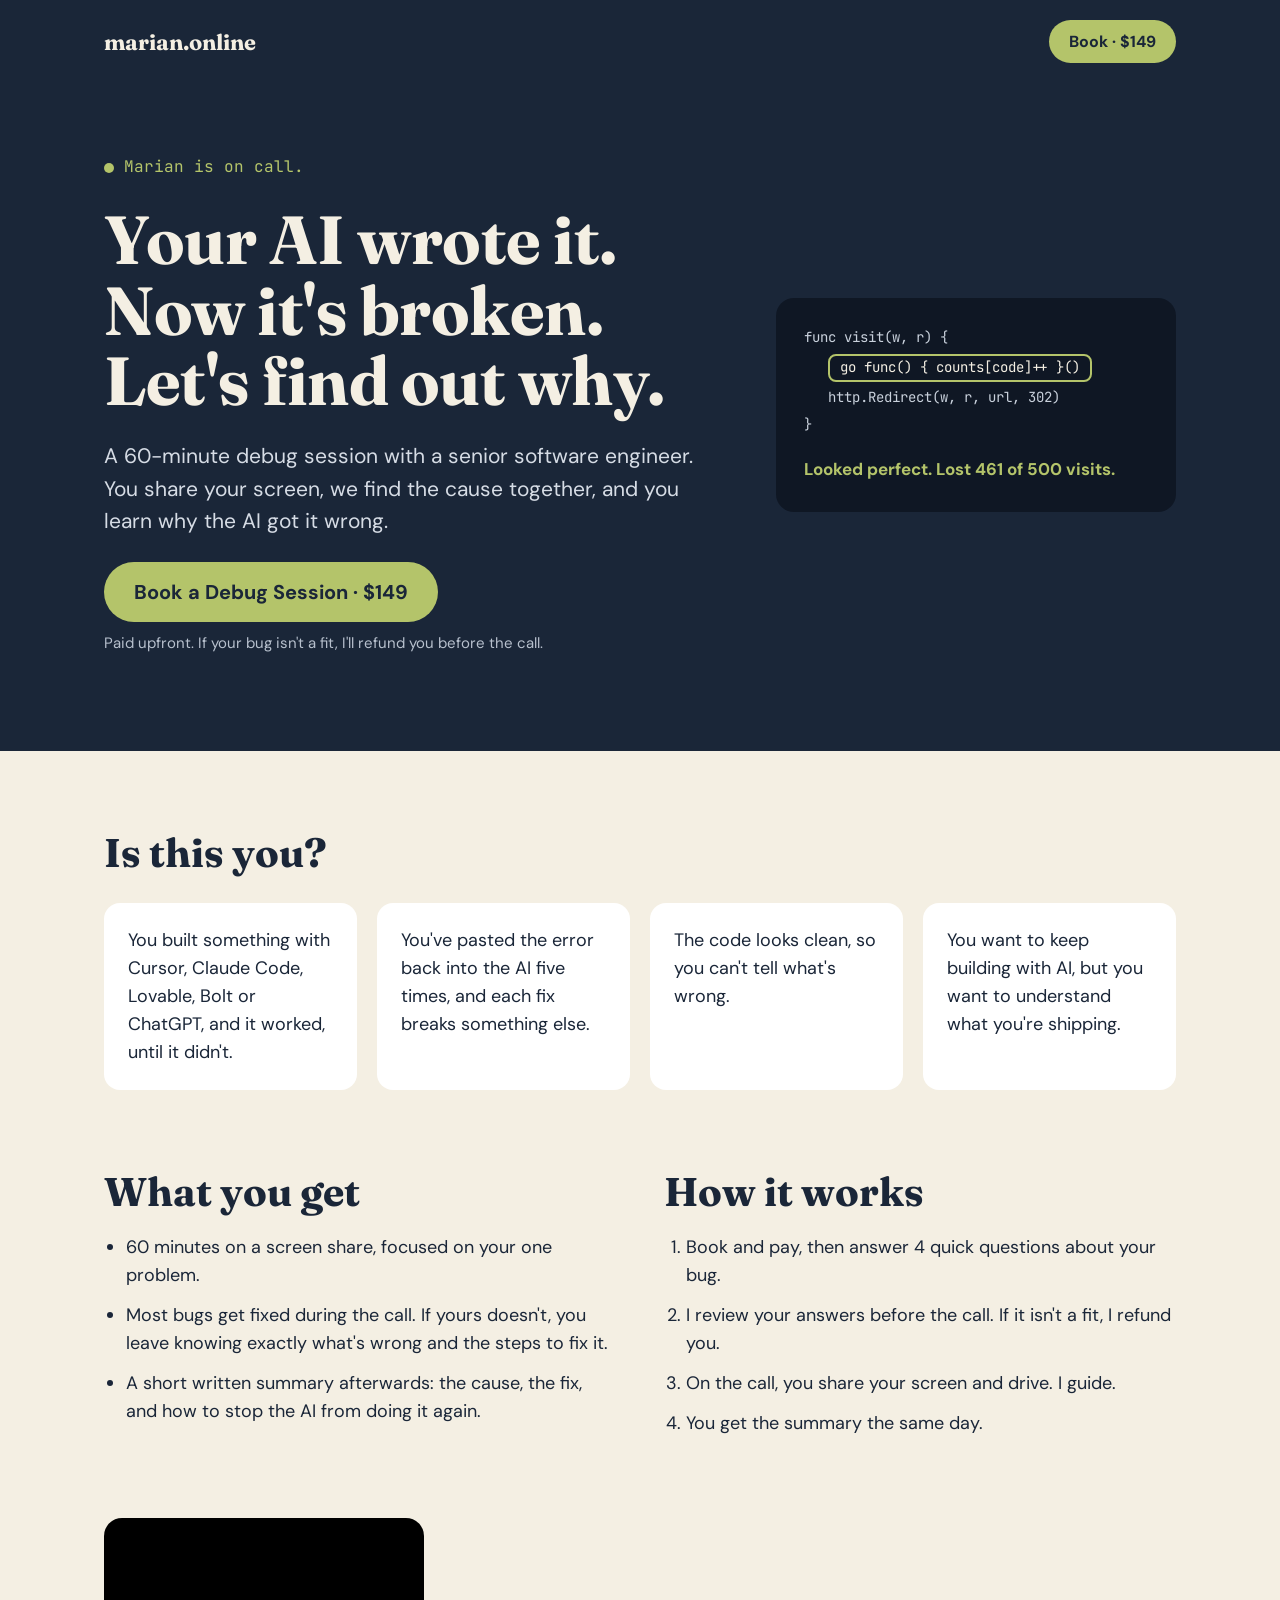
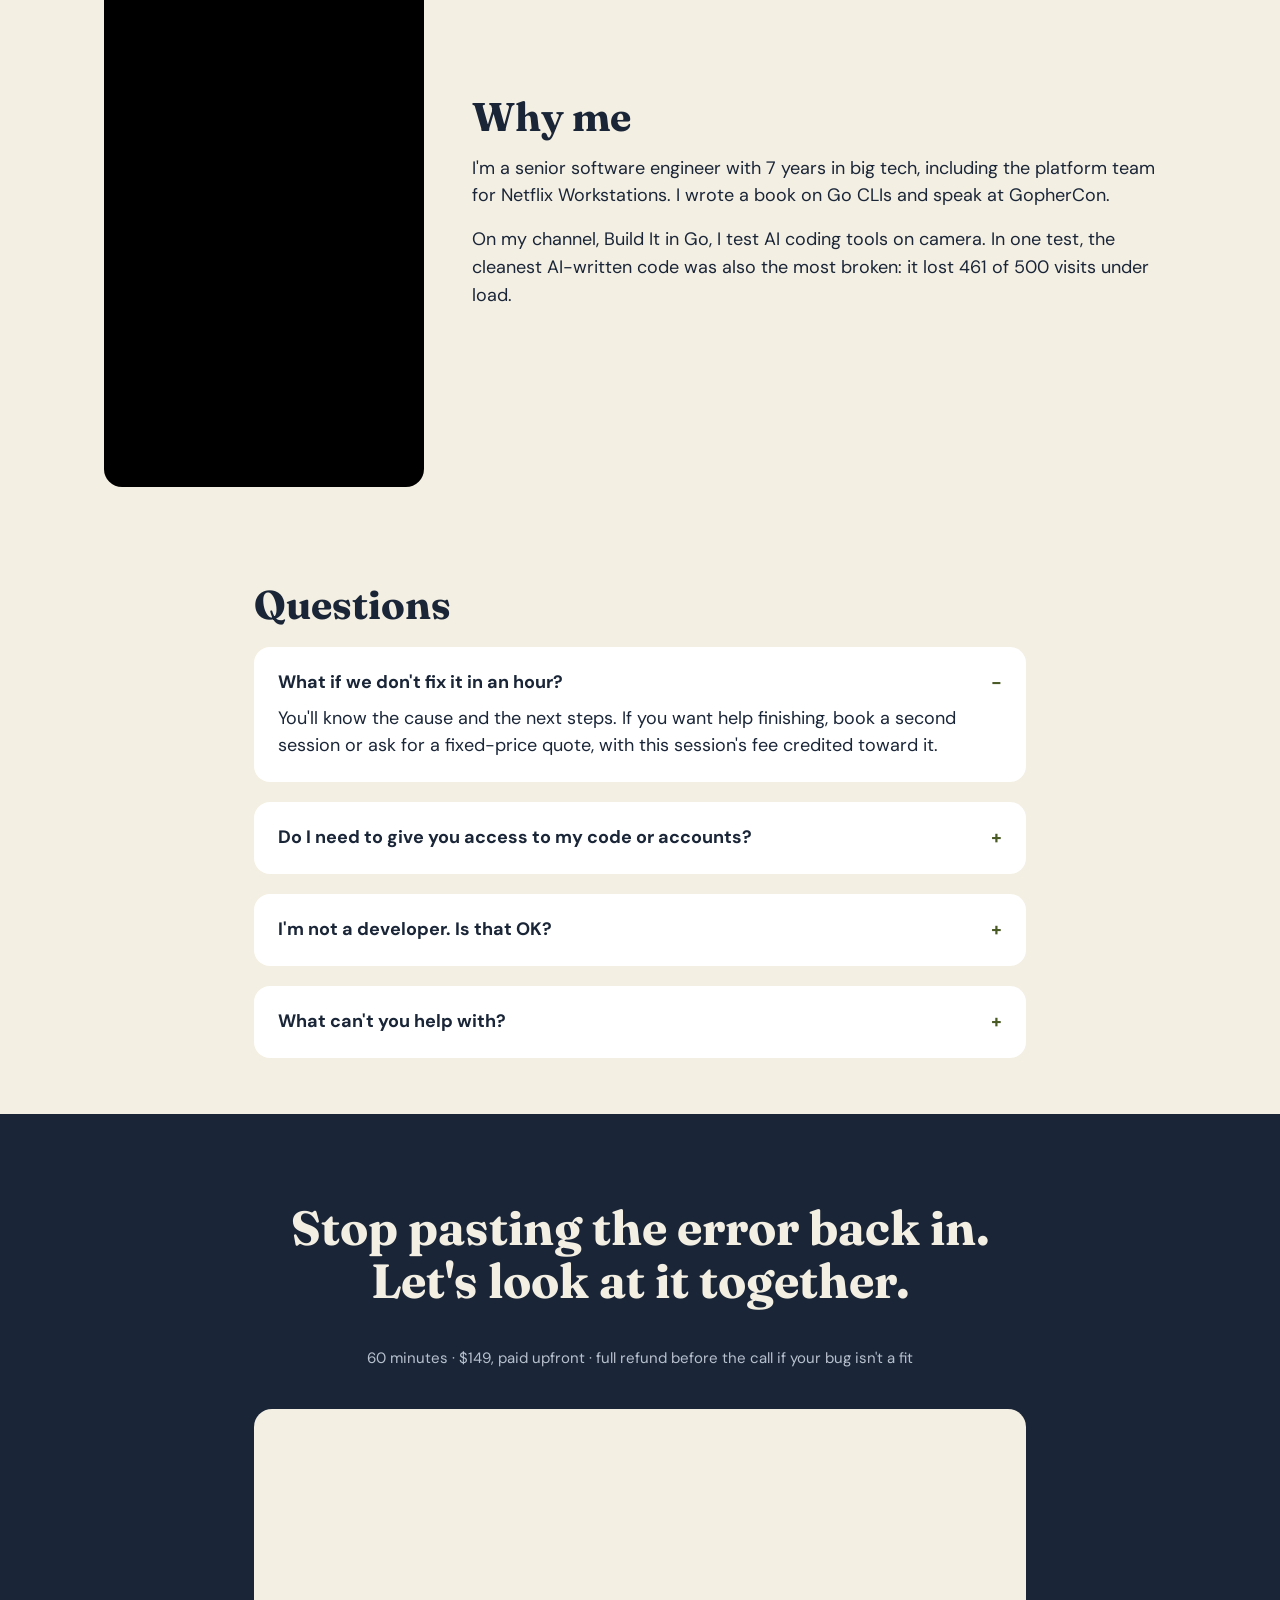
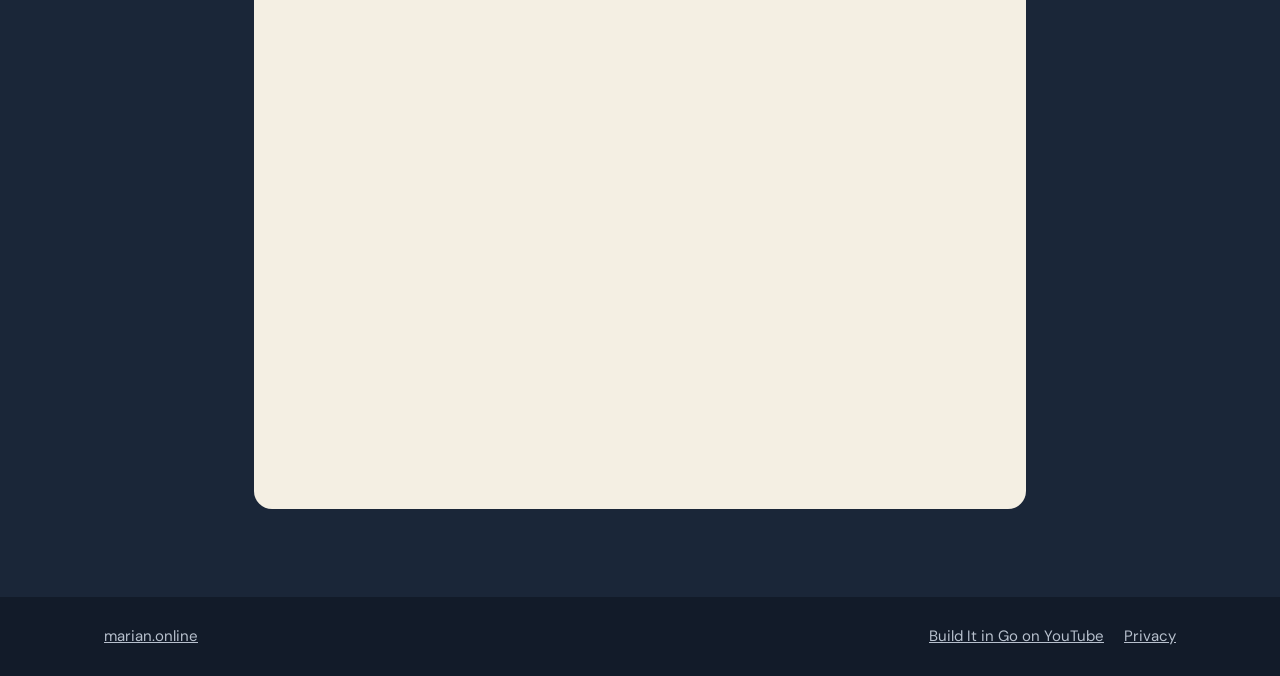
<file: index.html>
<!doctype html>
<html lang="en" data-page="home">
<head>
<meta charset="utf-8">
<meta name="viewport" content="width=device-width, initial-scale=1">
<title>Debug Session: fix your AI-written code with a senior engineer · $149</title>
<meta name="description" content="Your AI wrote it. Now it's broken. A 60-minute screen-share debug session with a senior software engineer. Most bugs get fixed during the call. $149, paid upfront.">
<link rel="canonical" href="https://debug.marian.online/">
<meta name="robots" content="index, follow">
<meta name="theme-color" content="#1a2638">

<meta property="og:type" content="website">
<meta property="og:site_name" content="marian.online">
<meta property="og:url" content="https://debug.marian.online/">
<meta property="og:title" content="Your AI wrote it. Now it's broken. Let's find out why.">
<meta property="og:description" content="A 60-minute debug session with a senior software engineer. You share your screen, we find the cause together. $149.">
<meta property="og:image" content="https://debug.marian.online/assets/og.png">
<meta property="og:image:width" content="1200">
<meta property="og:image:height" content="630">
<meta property="og:image:alt" content="Your AI wrote it. Now it's broken. Debug Session with Marian, $149.">
<meta name="twitter:card" content="summary_large_image">
<meta name="twitter:title" content="Your AI wrote it. Now it's broken. Let's find out why.">
<meta name="twitter:description" content="A 60-minute debug session with a senior software engineer. $149.">
<meta name="twitter:image" content="https://debug.marian.online/assets/og.png">

<link rel="icon" href="/assets/favicon.svg" type="image/svg+xml">
<link rel="preconnect" href="https://fonts.googleapis.com">
<link rel="preconnect" href="https://fonts.gstatic.com" crossorigin>
<link rel="stylesheet" href="https://fonts.googleapis.com/css2?family=Fraunces:opsz,wght@9..144,600;9..144,700&family=DM+Sans:wght@400;500;700&family=JetBrains+Mono:wght@400;600&display=swap">
<link rel="stylesheet" href="/assets/site.css">
<script src="/assets/config.js"></script>
<script src="/assets/site.js"></script>

<script type="application/ld+json">
{
  "@context": "https://schema.org",
  "@type": "Service",
  "name": "Debug Session",
  "serviceType": "Software debugging consultation",
  "description": "A 60-minute screen-share debug session with a senior software engineer for code written with AI tools like Cursor, Claude Code, Lovable, Bolt or ChatGPT.",
  "url": "https://debug.marian.online/",
  "provider": { "@type": "Person", "name": "Marian Montagnino", "url": "https://marian.online" },
  "areaServed": "Worldwide",
  "offers": { "@type": "Offer", "price": "149", "priceCurrency": "USD", "url": "https://debug.marian.online/#book", "availability": "https://schema.org/InStock" }
}
</script>
</head>
<body>
<a class="skip" href="#main">Skip to content</a>

<header class="site-header dark">
  <div class="wrap">
    <a class="brand" href="https://marian.online">marian.online</a>
    <a class="btn btn-sm" href="#book" data-book>Book · $149</a>
  </div>
</header>

<main id="main">

<section class="hero dark" aria-labelledby="hero-title">
  <div class="wrap">
    <div class="hero-copy">
      <p class="eyebrow"><span class="dot" aria-hidden="true"></span><span>Marian is on call.</span></p>
      <h1 id="hero-title">Your AI wrote it. Now it's broken. Let's find out why.</h1>
      <p class="lede">A 60-minute debug session with a senior software engineer. You share your screen, we find the cause together, and you learn why the AI got it wrong.</p>
      <div class="cta">
        <a class="btn" href="#book" data-book>Book a Debug Session · $149</a>
        <span class="fine">Paid upfront. If your bug isn't a fit, I'll refund you before the call.</span>
      </div>
    </div>
    <!-- TODO: replace the highlighted line with the exact go func line from Ep02 -->
    <figure class="code-card" aria-label="A Go handler that looked correct but lost visits">
      <code>func visit(w, r) {</code>
      <code class="indent hit">go func() { counts[code]++ }()</code>
      <code class="indent">http.Redirect(w, r, url, 302)</code>
      <code>}</code>
      <figcaption>Looked perfect. Lost 461 of 500 visits.</figcaption>
    </figure>
  </div>
</section>

<section class="section first" aria-labelledby="you-title">
  <div class="wrap stack">
    <h2 id="you-title">Is this you?</h2>
    <ul class="cards">
      <li>You built something with Cursor, Claude Code, Lovable, Bolt or ChatGPT, and it worked, until it didn't.</li>
      <li>You've pasted the error back into the AI five times, and each fix breaks something else.</li>
      <li>The code looks clean, so you can't tell what's wrong.</li>
      <li>You want to keep building with AI, but you want to understand what you're shipping.</li>
    </ul>
  </div>
</section>

<section class="section">
  <div class="wrap two-col">
    <div>
      <h2>What you get</h2>
      <ul>
        <li>60 minutes on a screen share, focused on your one problem.</li>
        <li>Most bugs get fixed during the call. If yours doesn't, you leave knowing exactly what's wrong and the steps to fix it.</li>
        <li>A short written summary afterwards: the cause, the fix, and how to stop the AI from doing it again.</li>
      </ul>
    </div>
    <div>
      <h2>How it works</h2>
      <ol>
        <li>Book and pay, then answer 4 quick questions about your bug.</li>
        <li>I review your answers before the call. If it isn't a fit, I refund you.</li>
        <li>On the call, you share your screen and drive. I guide.</li>
        <li>You get the summary the same day.</li>
      </ol>
    </div>
  </div>
</section>

<section class="section" aria-labelledby="why-title">
  <div class="wrap why">
    <div class="clip" id="ep02-clip">
      <span class="clip-tag">Build It in Go · Ep02</span>
      <span class="clip-stat">"I'd merge it." It lost 461 of 500 visits.</span>
      <span class="clip-sub">Five AIs, one app. The cleanest code was the most broken.</span>
    </div>
    <div class="why-copy">
      <h2 id="why-title">Why me</h2>
      <p>I'm a senior software engineer with 7 years in big tech, including the platform team for Netflix Workstations. I wrote a book on Go CLIs and speak at GopherCon.</p>
      <p>On my channel, Build It in Go, I test AI coding tools on camera. In one test, the cleanest AI-written code was also the most broken: it lost 461 of 500 visits under load.</p>
    </div>
  </div>
</section>

<section aria-labelledby="faq-title">
  <div class="wrap narrow faq">
    <h2 id="faq-title">Questions</h2>
    <details open>
      <summary>What if we don't fix it in an hour?</summary>
      <p>You'll know the cause and the next steps. If you want help finishing, book a second session or ask for a fixed-price quote, with this session's fee credited toward it.</p>
    </details>
    <details>
      <summary>Do I need to give you access to my code or accounts?</summary>
      <p>No. You share your screen and keep control the whole time.</p>
    </details>
    <details>
      <summary>I'm not a developer. Is that OK?</summary>
      <p>Yes. You don't need to understand the code to book. You'll understand more of it by the end.</p>
    </details>
    <details>
      <summary>What can't you help with?</summary>
      <p>Rebuilding a whole app, or anything that needs access to your production systems or customer data.</p>
    </details>
  </div>
</section>

<section id="book" class="book dark" aria-labelledby="book-title">
  <div class="wrap narrow">
    <h2 id="book-title">Stop pasting the error back in. Let's look at it together.</h2>
    <p class="fine">60 minutes · $149, paid upfront · full refund before the call if your bug isn't a fit</p>
    <div class="booking-embed" id="booking-embed">
      <p class="booking-note">Booking opens shortly. Check back soon.</p>
    </div>
  </div>
</section>

</main>

<footer class="site-footer">
  <div class="wrap">
    <a href="https://marian.online">marian.online</a>
    <nav aria-label="Footer">
      <a href="https://www.youtube.com/@marian.is.online" data-channel-link>Build It in Go on YouTube</a>
      <a href="/privacy">Privacy</a>
    </nav>
  </div>
</footer>
</body>
</html>
</file>
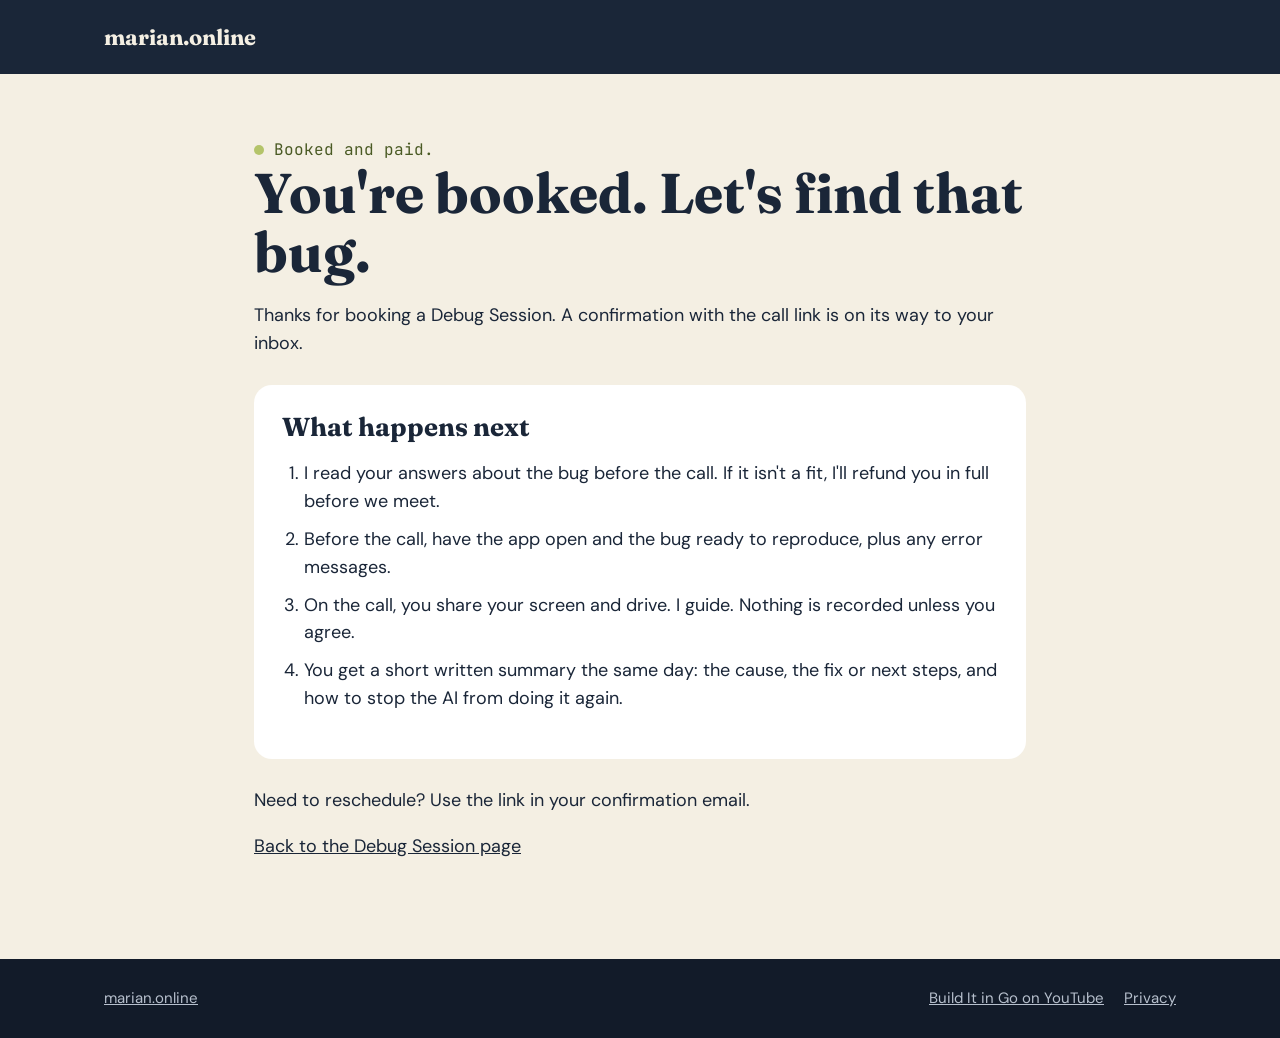
<file: booked/index.html>
<!doctype html>
<html lang="en" data-page="booked">
<head>
<meta charset="utf-8">
<meta name="viewport" content="width=device-width, initial-scale=1">
<title>You're booked · Debug Session with Marian</title>
<meta name="description" content="Your Debug Session is booked. Here's what happens before the call.">
<!-- Thank-you page: kept out of search results so organic visits don't count as purchases. -->
<meta name="robots" content="noindex, follow">
<link rel="canonical" href="https://debug.marian.online/booked">
<meta name="theme-color" content="#1a2638">
<meta property="og:type" content="website">
<meta property="og:title" content="You're booked · Debug Session with Marian">
<meta property="og:url" content="https://debug.marian.online/booked">
<meta property="og:image" content="https://debug.marian.online/assets/og.png">
<link rel="icon" href="/assets/favicon.svg" type="image/svg+xml">
<link rel="preconnect" href="https://fonts.googleapis.com">
<link rel="preconnect" href="https://fonts.gstatic.com" crossorigin>
<link rel="stylesheet" href="https://fonts.googleapis.com/css2?family=Fraunces:opsz,wght@9..144,600;9..144,700&family=DM+Sans:wght@400;500;700&family=JetBrains+Mono:wght@400;600&display=swap">
<link rel="stylesheet" href="/assets/site.css">
<script src="/assets/config.js"></script>
<script src="/assets/site.js"></script>
</head>
<body>
<header class="site-header dark">
  <div class="wrap">
    <a class="brand" href="https://marian.online">marian.online</a>
  </div>
</header>

<main id="main" class="wrap narrow page">
  <p class="eyebrow" style="color: var(--olive-ink)"><span class="dot" aria-hidden="true"></span><span>Booked and paid.</span></p>
  <h1>You're booked. Let's find that bug.</h1>
  <p>Thanks for booking a Debug Session. A confirmation with the call link is on its way to your inbox.</p>

  <div class="panel">
    <h2 style="margin-top:0">What happens next</h2>
    <ol>
      <li>I read your answers about the bug before the call. If it isn't a fit, I'll refund you in full before we meet.</li>
      <li>Before the call, have the app open and the bug ready to reproduce, plus any error messages.</li>
      <li>On the call, you share your screen and drive. I guide. Nothing is recorded unless you agree.</li>
      <li>You get a short written summary the same day: the cause, the fix or next steps, and how to stop the AI from doing it again.</li>
    </ol>
  </div>

  <p style="margin-top:28px">Need to reschedule? Use the link in your confirmation email.</p>
  <p><a href="/">Back to the Debug Session page</a></p>
</main>

<footer class="site-footer">
  <div class="wrap">
    <a href="https://marian.online">marian.online</a>
    <nav aria-label="Footer">
      <a href="https://www.youtube.com/@marian.is.online" data-channel-link>Build It in Go on YouTube</a>
      <a href="/privacy">Privacy</a>
    </nav>
  </div>
</footer>
</body>
</html>
</file>
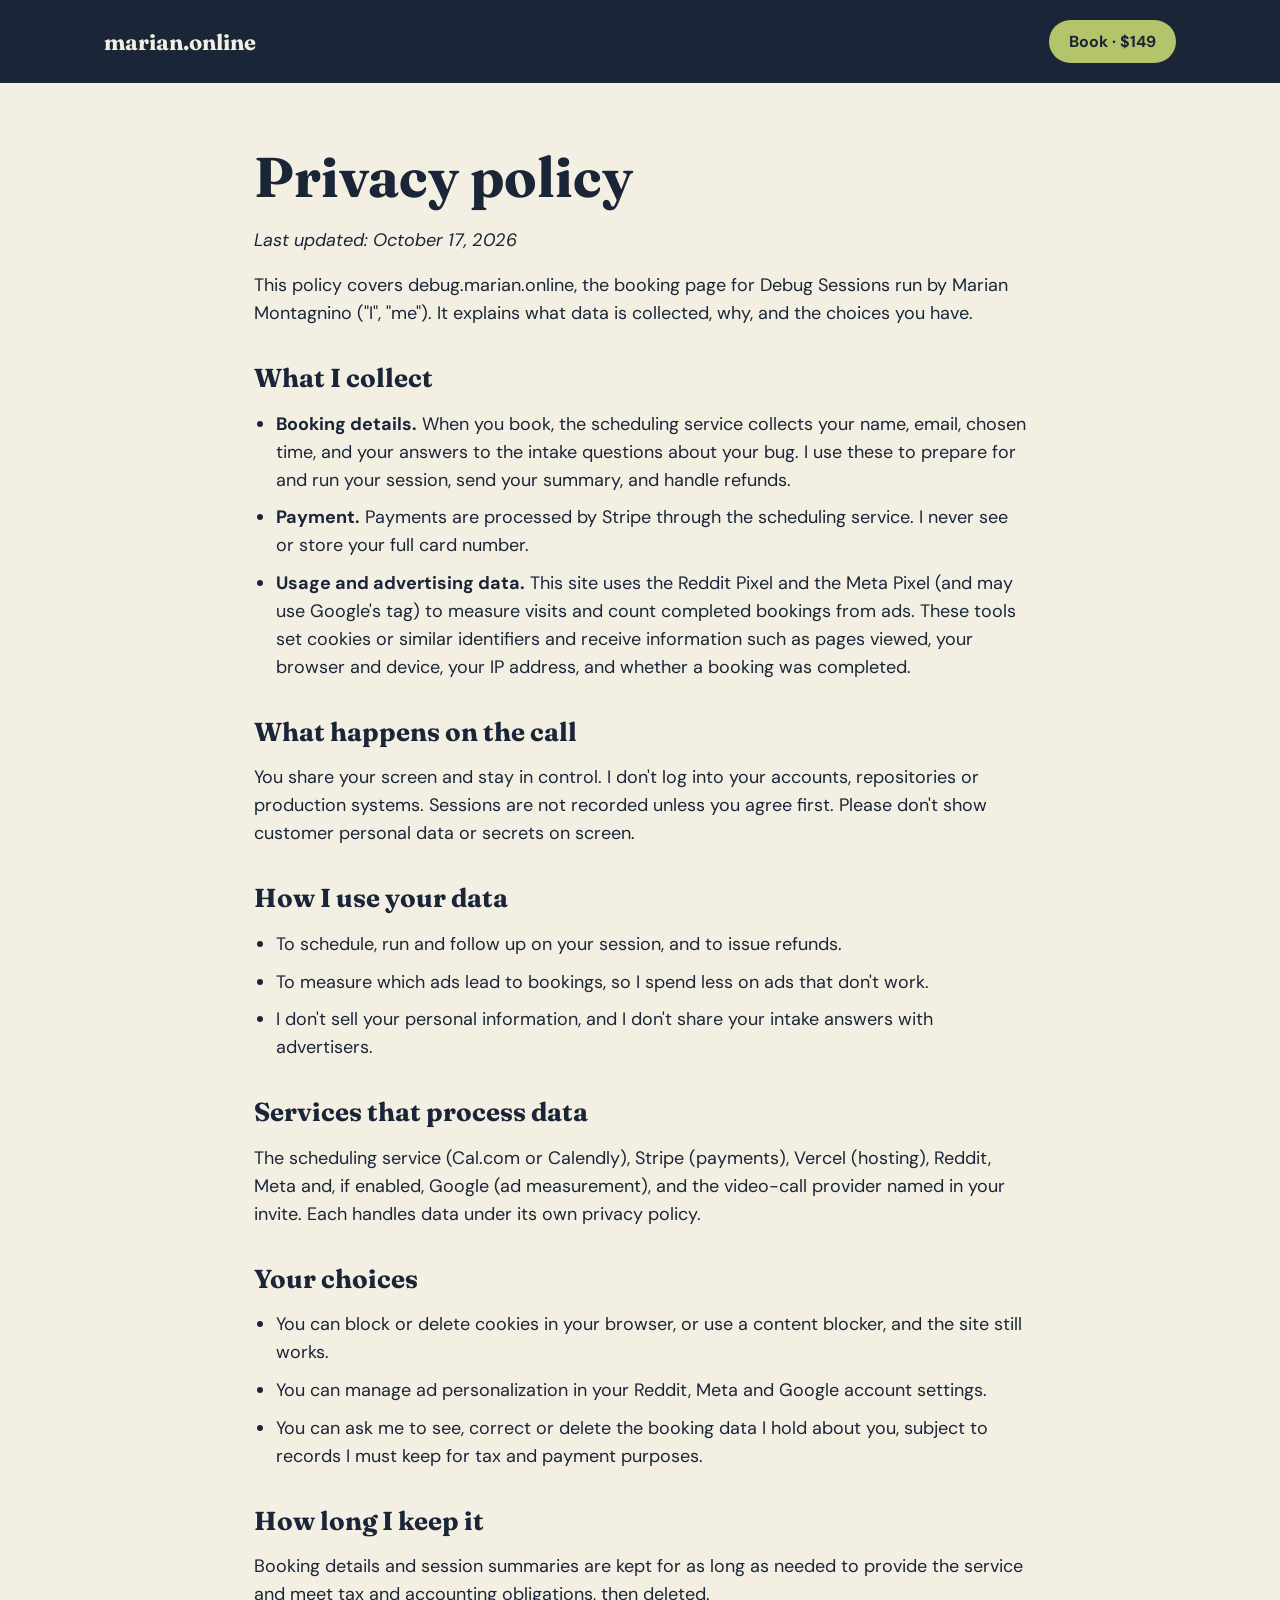
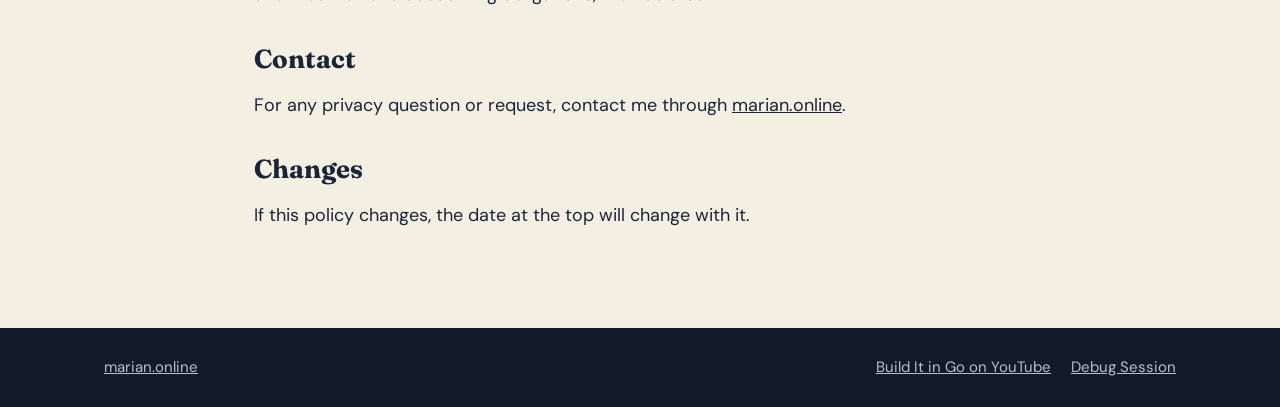
<file: privacy/index.html>
<!doctype html>
<html lang="en" data-page="privacy">
<head>
<meta charset="utf-8">
<meta name="viewport" content="width=device-width, initial-scale=1">
<title>Privacy policy · Debug Session · marian.online</title>
<meta name="description" content="How debug.marian.online collects and uses data, including booking details and advertising pixels.">
<meta name="robots" content="index, follow">
<link rel="canonical" href="https://debug.marian.online/privacy">
<meta name="theme-color" content="#1a2638">
<meta property="og:type" content="website">
<meta property="og:title" content="Privacy policy · Debug Session">
<meta property="og:url" content="https://debug.marian.online/privacy">
<meta property="og:image" content="https://debug.marian.online/assets/og.png">
<link rel="icon" href="/assets/favicon.svg" type="image/svg+xml">
<link rel="preconnect" href="https://fonts.googleapis.com">
<link rel="preconnect" href="https://fonts.gstatic.com" crossorigin>
<link rel="stylesheet" href="https://fonts.googleapis.com/css2?family=Fraunces:opsz,wght@9..144,600;9..144,700&family=DM+Sans:wght@400;500;700&family=JetBrains+Mono:wght@400;600&display=swap">
<link rel="stylesheet" href="/assets/site.css">
<script src="/assets/config.js"></script>
<script src="/assets/site.js"></script>
</head>
<body>
<header class="site-header dark">
  <div class="wrap">
    <a class="brand" href="https://marian.online">marian.online</a>
    <a class="btn btn-sm" href="/#book">Book · $149</a>
  </div>
</header>

<main id="main" class="wrap narrow page">
  <h1>Privacy policy</h1>
  <p><em>Last updated: October 17, 2026</em></p>
  <p>This policy covers debug.marian.online, the booking page for Debug Sessions run by Marian Montagnino ("I", "me"). It explains what data is collected, why, and the choices you have.</p>

  <h2>What I collect</h2>
  <ul>
    <li><strong>Booking details.</strong> When you book, the scheduling service collects your name, email, chosen time, and your answers to the intake questions about your bug. I use these to prepare for and run your session, send your summary, and handle refunds.</li>
    <li><strong>Payment.</strong> Payments are processed by Stripe through the scheduling service. I never see or store your full card number.</li>
    <li><strong>Usage and advertising data.</strong> This site uses the Reddit Pixel and the Meta Pixel (and may use Google's tag) to measure visits and count completed bookings from ads. These tools set cookies or similar identifiers and receive information such as pages viewed, your browser and device, your IP address, and whether a booking was completed.</li>
  </ul>

  <h2>What happens on the call</h2>
  <p>You share your screen and stay in control. I don't log into your accounts, repositories or production systems. Sessions are not recorded unless you agree first. Please don't show customer personal data or secrets on screen.</p>

  <h2>How I use your data</h2>
  <ul>
    <li>To schedule, run and follow up on your session, and to issue refunds.</li>
    <li>To measure which ads lead to bookings, so I spend less on ads that don't work.</li>
    <li>I don't sell your personal information, and I don't share your intake answers with advertisers.</li>
  </ul>

  <h2>Services that process data</h2>
  <p>The scheduling service (Cal.com or Calendly), Stripe (payments), Vercel (hosting), Reddit, Meta and, if enabled, Google (ad measurement), and the video-call provider named in your invite. Each handles data under its own privacy policy.</p>

  <h2>Your choices</h2>
  <ul>
    <li>You can block or delete cookies in your browser, or use a content blocker, and the site still works.</li>
    <li>You can manage ad personalization in your Reddit, Meta and Google account settings.</li>
    <li>You can ask me to see, correct or delete the booking data I hold about you, subject to records I must keep for tax and payment purposes.</li>
  </ul>

  <h2>How long I keep it</h2>
  <p>Booking details and session summaries are kept for as long as needed to provide the service and meet tax and accounting obligations, then deleted.</p>

  <h2>Contact</h2>
  <p>For any privacy question or request, contact me through <a href="https://marian.online">marian.online</a>.</p>

  <h2>Changes</h2>
  <p>If this policy changes, the date at the top will change with it.</p>
</main>

<footer class="site-footer">
  <div class="wrap">
    <a href="https://marian.online">marian.online</a>
    <nav aria-label="Footer">
      <a href="https://www.youtube.com/@marian.is.online" data-channel-link>Build It in Go on YouTube</a>
      <a href="/">Debug Session</a>
    </nav>
  </div>
</footer>
</body>
</html>
</file>
<file: assets/site.css>
:root {
  --navy: #1a2638;
  --navy-deep: #0f1724;
  --navy-foot: #121b29;
  --cream: #f4efe3;
  --olive: #b4c46a;
  --olive-ink: #4a5a24;
  --card: #ffffff;
  --muted-on-navy: #b7c0cd;
  --soft-on-navy: #d6dce5;
  --serif: "Fraunces", Georgia, "Times New Roman", serif;
  --sans: "DM Sans", system-ui, -apple-system, "Segoe UI", sans-serif;
  --mono: "JetBrains Mono", ui-monospace, "SFMono-Regular", Menlo, monospace;
}

*, *::before, *::after { box-sizing: border-box; }
html { scroll-behavior: smooth; -webkit-text-size-adjust: 100%; }
@media (prefers-reduced-motion: reduce) { html { scroll-behavior: auto; } }
body {
  margin: 0;
  background: var(--cream);
  color: var(--navy);
  font-family: var(--sans);
  font-size: 18px;
  line-height: 1.55;
  -webkit-font-smoothing: antialiased;
}
a { color: var(--navy); }
a:hover { color: var(--olive-ink); }
:focus-visible { outline: 3px solid var(--olive); outline-offset: 3px; border-radius: 6px; }
img, iframe { max-width: 100%; }
h1, h2, h3 { font-family: var(--serif); font-weight: 700; margin: 0; }
h2 { font-size: clamp(32px, 4.4vw, 40px); line-height: 1.1; }

.skip { position: absolute; left: -999px; top: 8px; background: var(--olive); color: var(--navy); padding: 8px 14px; border-radius: 8px; z-index: 10; }
.skip:focus { left: 8px; }

.wrap { max-width: 1120px; margin: 0 auto; padding-left: 24px; padding-right: 24px; }
.narrow { max-width: 820px; }
.dark { background: var(--navy); color: var(--cream); }
.dark a { color: var(--cream); }

/* Buttons */
.btn {
  display: inline-block;
  background: var(--olive);
  color: var(--navy) !important;
  text-decoration: none;
  font-weight: 700;
  border-radius: 999px;
  padding: 18px 30px;
  font-size: 20px;
  line-height: 1.2;
  transition: transform .15s ease, box-shadow .15s ease;
}
.btn:hover { transform: translateY(-1px); box-shadow: 0 6px 18px rgba(0,0,0,.25); color: var(--navy) !important; }
.btn-sm { font-size: 16px; padding: 12px 20px; }

/* Header */
.site-header .wrap { display: flex; flex-wrap: wrap; align-items: center; justify-content: space-between; gap: 16px; padding-top: 20px; padding-bottom: 20px; }
.brand { font-family: var(--serif); font-weight: 700; font-size: 22px; text-decoration: none; color: var(--cream) !important; }

/* Hero */
.hero .wrap { display: flex; flex-wrap: wrap; gap: 56px; align-items: center; padding-top: 72px; padding-bottom: 96px; }
.hero-copy { flex: 999 1 520px; min-width: 0; display: flex; flex-direction: column; gap: 24px; }
.eyebrow { display: flex; align-items: center; gap: 10px; font-family: var(--mono); font-size: 16px; color: var(--olive); margin: 0; }
.dot { width: 10px; height: 10px; border-radius: 50%; background: var(--olive); box-shadow: 0 0 0 0 rgba(180,196,106,.6); animation: pulse 2.4s infinite; }
@keyframes pulse { 70% { box-shadow: 0 0 0 10px rgba(180,196,106,0); } 100% { box-shadow: 0 0 0 0 rgba(180,196,106,0); } }
@media (prefers-reduced-motion: reduce) { .dot { animation: none; } }
.hero h1 { font-size: clamp(40px, 6vw, 68px); line-height: 1.04; letter-spacing: -0.5px; }
.lede { margin: 0; font-size: 21px; color: var(--soft-on-navy); max-width: 600px; }
.cta { display: flex; flex-direction: column; align-items: flex-start; gap: 10px; }
.fine { font-size: 15px; color: var(--muted-on-navy); }

.code-card {
  flex: 1 1 400px; min-width: 0;
  background: var(--navy-deep); border-radius: 18px; padding: 28px;
  font-family: var(--mono); font-size: 14px; line-height: 1.7; color: #c9d1dc;
  display: flex; flex-direction: column; gap: 4px; margin: 0;
}
.code-card code { font-family: inherit; white-space: pre-wrap; overflow-wrap: anywhere; }
.code-card .indent { margin-left: 24px; }
.code-card .hit { align-self: flex-start; padding: 0 10px; border: 2px solid var(--olive); border-radius: 8px; color: var(--cream); }
.code-card figcaption { margin-top: 14px; font-family: var(--sans); font-size: 17px; color: var(--olive); font-weight: 700; }

/* Sections */
.section { padding-top: 40px; padding-bottom: 40px; }
.section.first { padding-top: 80px; }
.stack { display: flex; flex-direction: column; gap: 28px; }
.cards { display: grid; grid-template-columns: repeat(auto-fit, minmax(240px, 1fr)); gap: 20px; list-style: none; margin: 0; padding: 0; }
.cards li { background: var(--card); border-radius: 16px; padding: 24px; }
.two-col { display: flex; flex-wrap: wrap; gap: 48px; }
.two-col > div { flex: 1 1 420px; min-width: 0; display: flex; flex-direction: column; gap: 20px; }
.two-col ul, .two-col ol { margin: 0; padding-left: 22px; display: flex; flex-direction: column; gap: 12px; }

.why { display: flex; flex-wrap: wrap; gap: 48px; align-items: center; }
.why-copy { flex: 1 1 420px; min-width: 0; display: flex; flex-direction: column; gap: 16px; }
.why-copy p { margin: 0; }
.clip {
  flex: 1 1 360px; min-width: 0; aspect-ratio: 16 / 9; border-radius: 18px; overflow: hidden;
  background: var(--navy); color: var(--cream);
  display: flex; flex-direction: column; justify-content: center; gap: 10px; padding: 28px;
}
.clip .clip-tag { font-family: var(--mono); font-size: 14px; color: var(--olive); }
.clip .clip-stat { font-family: var(--serif); font-size: clamp(26px, 3.4vw, 34px); line-height: 1.1; font-weight: 700; }
.clip .clip-sub { color: var(--muted-on-navy); font-size: 16px; }
.clip.is-video { padding: 0; background: #000; }
.clip.is-video iframe { width: 100%; height: 100%; border: 0; display: block; }
.clip.is-vertical { aspect-ratio: 9 / 16; flex: 0 1 320px; max-width: 320px; margin: 0 auto; }

.faq { padding-top: 56px; padding-bottom: 56px; display: flex; flex-direction: column; gap: 20px; }
.faq details { background: var(--card); border-radius: 16px; padding: 22px 24px; }
.faq summary { font-weight: 700; cursor: pointer; list-style: none; display: flex; justify-content: space-between; gap: 16px; }
.faq summary::-webkit-details-marker { display: none; }
.faq summary::after { content: "+"; font-family: var(--mono); color: var(--olive-ink); }
.faq details[open] summary::after { content: "–"; }
.faq details p { margin: 8px 0 0; }

/* Booking */
.book .wrap { padding-top: 88px; padding-bottom: 88px; display: flex; flex-direction: column; align-items: center; text-align: center; gap: 24px; }
.book h2 { font-size: clamp(32px, 5vw, 48px); }
.booking-embed { width: 100%; max-width: 1000px; }
.booking-embed.is-live { background: var(--cream); border-radius: 18px; overflow: hidden; min-height: 700px; }
.booking-embed #booking-target, .booking-embed .calendly-inline-widget { width: 100%; min-height: 700px; }
.booking-embed iframe { width: 100%; min-height: 700px; border: 0; display: block; }
.booking-note { color: var(--muted-on-navy); font-size: 15px; margin: 0; }

/* Footer */
.site-footer { background: var(--navy-foot); color: var(--muted-on-navy); }
.site-footer .wrap { padding-top: 28px; padding-bottom: 28px; display: flex; flex-wrap: wrap; justify-content: space-between; gap: 12px; font-size: 15px; }
.site-footer a { color: var(--muted-on-navy); }
.site-footer nav { display: flex; flex-wrap: wrap; gap: 20px; }

/* Simple content pages (/booked, /privacy) */
.page { padding-top: 64px; padding-bottom: 80px; }
.page h1 { font-size: clamp(36px, 5vw, 56px); line-height: 1.06; margin-bottom: 20px; }
.page h2 { font-size: 26px; margin: 36px 0 10px; }
.page p, .page li { max-width: 68ch; }
.page ol, .page ul { padding-left: 22px; }
.page li { margin-bottom: 10px; }
.panel { background: var(--card); border-radius: 18px; padding: 28px; margin-top: 28px; }

@media (max-width: 560px) {
  body { font-size: 17px; }
  .hero .wrap { padding-top: 48px; padding-bottom: 64px; gap: 40px; }
  .btn { font-size: 18px; padding: 16px 24px; }
  .lede { font-size: 19px; }
  .site-header .btn-sm { padding: 10px 16px; font-size: 15px; }
  .code-card { padding: 22px; font-size: 13.5px; }
  .code-card .indent { margin-left: 14px; }
}
</file>
